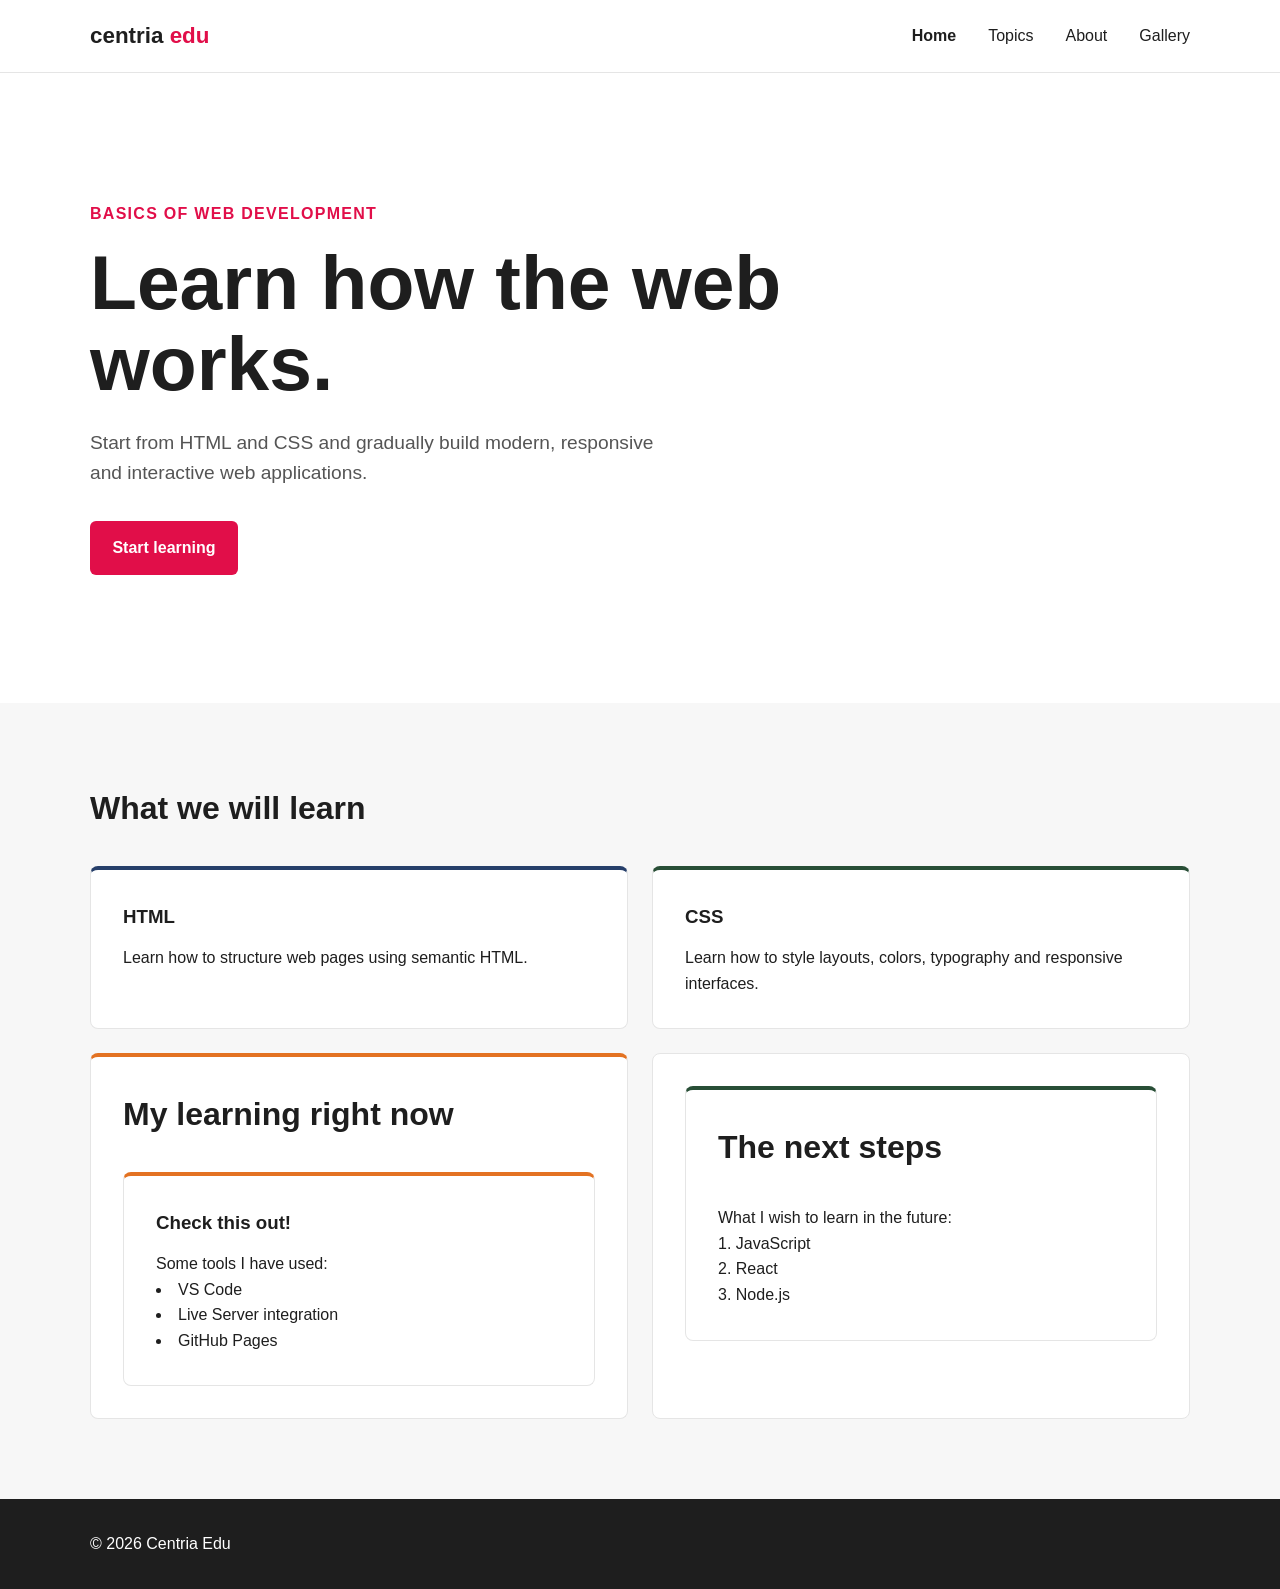
<file: s4/index.html>
<!--
    Centria Edu - Basics of Web Development

    Original author: Ville Heikkiniemi
    Modified by: Joona Vuopala
    Last modified: 2026-10-10

    Based on the original course template.

     https://joonavuopala.github.io/WebDev-S4-JoonaVuopala/s4
-->

<!DOCTYPE html>
<html lang="en">

<head>
    <meta charset="UTF-8">
    <meta name="viewport" content="width=device-width, initial-scale=1.0">
    <meta name="author" content="Ville Heikkiniemi">
    <link rel="icon" href="favicon.ico">
    <link rel="stylesheet" href="style.css">

    <title>Centria Edu | Basics of Web Development</title>



</head>

<body>

    <header>
        <div class="container">
            <nav>
                <div class="logo">
                    centria <span>edu</span>
                </div>

                <ul>
                    <li><a href="index.html"><strong>Home</strong></a></li>
                    <li><a href="#topics">Topics</a></li>
                    <li><a href="#">About</a></li>
                    <li><a href="gallery.html">Gallery</a></li>
                </ul>
            </nav>
        </div>
    </header>

    <main>

        <section class="hero">
            <div class="container">
                <div class="hero-content">

                    <span class="label">Basics of Web Development</span>

                    <h1>
                        Learn how the web works.
                    </h1>

                    <p>
                        Start from HTML and CSS and gradually build modern,
                        responsive and interactive web applications.
                    </p>

                    <a href="#topics" class="button">
                        Start learning
                    </a>

                </div>
            </div>
        </section>

        <section class="topics" id="topics">
            <div class="container">

                <h2>What we will learn</h2>

                <div class="cards">

                    <article class="card">
                        <h3>HTML</h3>
                        <p>
                            Learn how to structure web pages using semantic HTML.
                        </p>
                    </article>

                    <article class="card">
                        <h3>CSS</h3>
                        <p>
                            Learn how to style layouts, colors, typography and
                            responsive interfaces.
                        </p>
                    </article>

                    <article class="card">
                        <h2>My learning right now</h2>
                        <p>
                        <div class="card">
                            <h3>Check this out!</h3>
                            <p>Some tools I have used:</p>
                            <ul>
                                <li>VS Code</li>
                                <li>Live Server integration</li>
                                <li>GitHub Pages</li>
                            </ul>
                        </div>
                        </p>
                    </article>

                    <article class="card">
                        <p>
                        <div class="card">
                            <h2>The next steps</h2>
                            <p>What I wish to learn in the future:</p>
                            <ol>
                                <li>JavaScript</li>
                                <li>React</li>
                                <li>Node.js</li>
                            </ol>
                        </div>
                        </p>
                    </article>

                </div>
            </div>
        </section>

    </main>

    <footer>
        <div class="container">
            <p>&copy; 2026 Centria Edu</p>
        </div>
    </footer>

</body>

</html>
</file>
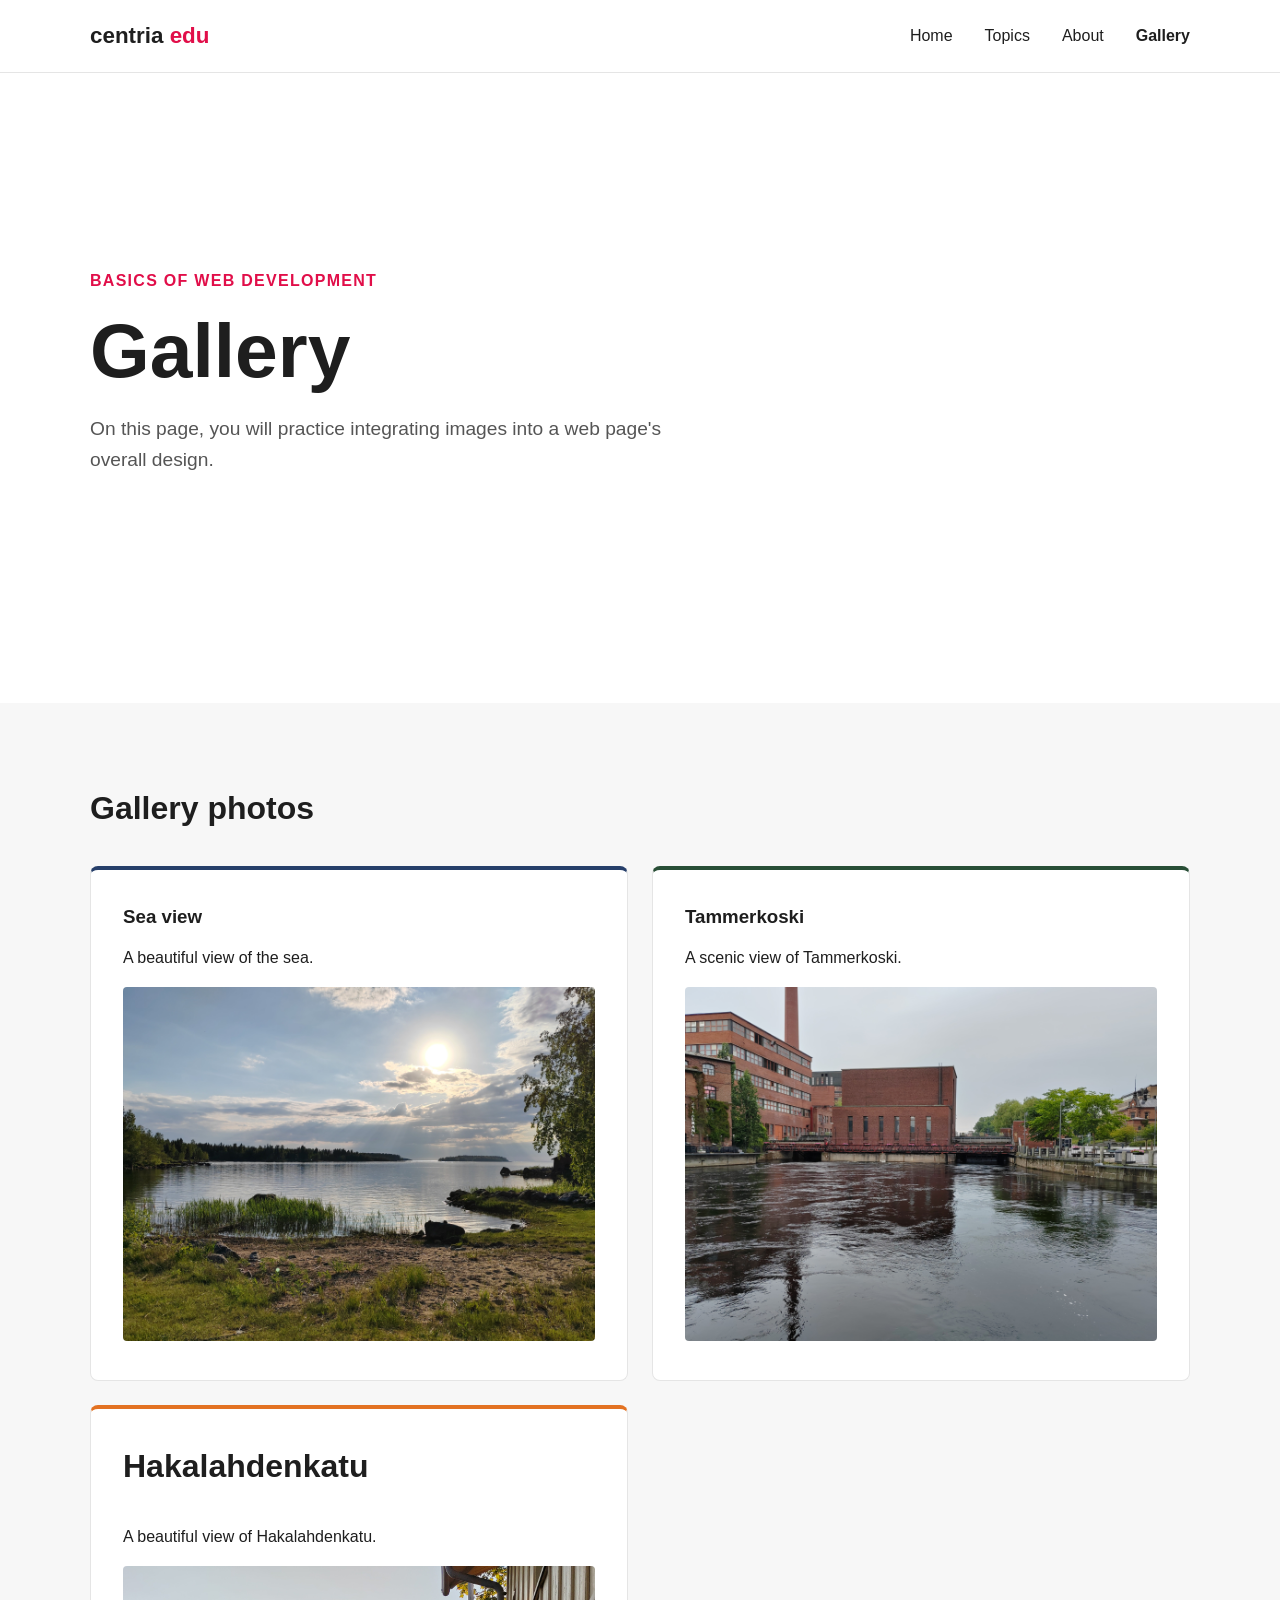
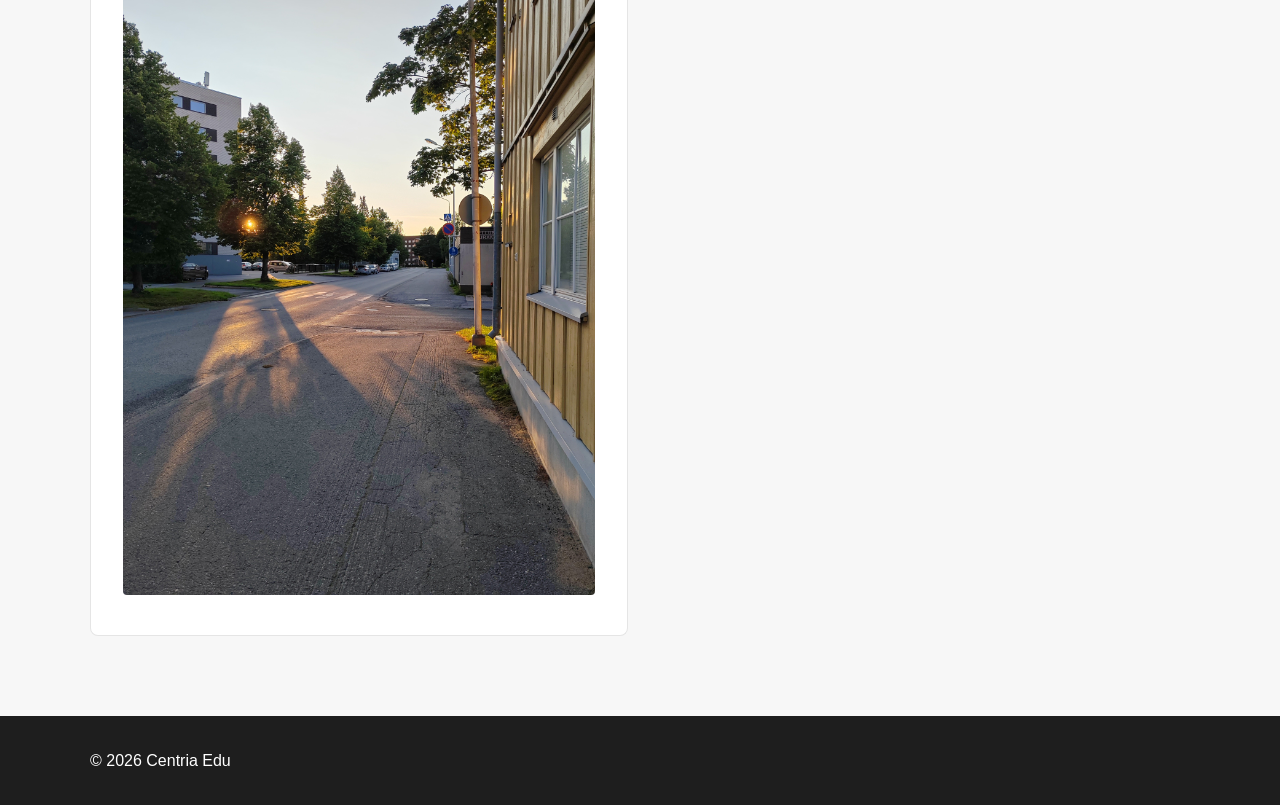
<file: s4/gallery.html>
<!--
    Centria Edu - Basics of Web Development

    Original author: Ville Heikkiniemi
    Modified by: Joona Vuopala
    Last modified: 2026-10-10

    Based on the original course template.
-->

<!DOCTYPE html>
<html lang="en">

<head>
    <meta charset="UTF-8">
    <meta name="viewport" content="width=device-width, initial-scale=1.0">
    <meta name="author" content="Ville Heikkiniemi">
    <link rel="icon" href="favicon.ico">
    <link rel="stylesheet" href="style.css">

    <title>Centria Edu | Basics of Web Development</title>



</head>

<body>

    <header>
        <div class="container">
            <nav>
                <div class="logo">
                    centria <span>edu</span>
                </div>

                <ul>
                    <li><a href="index.html">Home</a></li>
                    <li><a href="#topics">Topics</a></li>
                    <li><a href="#">About</a></li>
                    <li><a href="gallery.html"><strong>Gallery</strong></a></li>
                </ul>
            </nav>
        </div>
    </header>

    <main>

        <section class="hero">
            <div class="container">
                <div class="hero-content">

                    <span class="label">Basics of Web Development</span>

                    <h1>
                        Gallery
                    </h1>

                    <p>
                        On this page, you will practice integrating images into a web page's overall design.
                    </p>


                </div>
            </div>
        </section>

        <section class="topics" id="topics">
            <div class="container">

                <h2>Gallery photos</h2>

                <div class="cards">

                    <article class="card">
                        <h3>Sea view</h3>
                        <p>
                            A beautiful view of the sea.
                        </p>
                        <img src="images/seaview.jpg" alt="A beautiful view of the sea">
                    </article>

                    <article class="card">
                        <h3>Tammerkoski</h3>
                        <p>
                            A scenic view of Tammerkoski.
                        </p>
                        <img src="images/tammerkoski.jpg" alt="A scenic view of Tammerkoski">
                    </article>

                    <article class="card">
                        <h2>Hakalahdenkatu</h2>
                        <p>
                            A beautiful view of Hakalahdenkatu.
                        </p>
                        <img src="images/hakalahdenkatu.jpg" alt="A beautiful view of Hakalahdenkatu">
                    </article>


                </div>
            </div>
        </section>

    </main>

    <footer>
        <div class="container">
            <p>&copy; 2026 Centria Edu</p>
        </div>
    </footer>

</body>

</html>
</file>
<file: s4/style.css>
:root {
    --primary: #e10e49;
    --light: #ffffff;
    --dark: #1e1e1e;
    --blue: #263f6a;
    --green: #284e36;
    --orange: #e37222;
    --rose: #c24d52;
}

* {
    box-sizing: border-box;
    margin: 0;
    padding: 0;
}

body {
    font-family: Arial, Helvetica, sans-serif;
    background-color: var(--light);
    color: var(--dark);
    line-height: 1.6;
}

header {
    border-bottom: 1px solid #e5e5e5;
}

ol,
ul {
    list-style-position: inside;
}

.container {
    width: min(1100px, 90%);
    margin: 0 auto;
}

nav {
    min-height: 72px;
    display: flex;
    justify-content: space-between;
    align-items: center;
}

.logo {
    font-size: 1.4rem;
    font-weight: bold;
    color: var(--dark);
}

.logo span {
    color: var(--primary);
}

nav ul {
    display: flex;
    gap: 2rem;
    list-style: none;
}

nav a {
    color: var(--dark);
    text-decoration: none;
}

nav a:hover {
    color: var(--primary);
}

.hero {
    min-height: 70vh;
    display: flex;
    align-items: center;
}

.hero-content {
    max-width: 700px;
}

.label {
    display: inline-block;
    margin-bottom: 1rem;
    color: var(--primary);
    font-weight: bold;
    text-transform: uppercase;
    letter-spacing: 0.08rem;
}

h1 {
    margin-bottom: 1.5rem;
    font-size: clamp(2.5rem, 6vw, 5rem);
    line-height: 1.05;
}

.hero p {
    max-width: 600px;
    margin-bottom: 2rem;
    font-size: 1.2rem;
    color: #555;
}

.button {
    display: inline-block;
    padding: 0.9rem 1.4rem;
    background-color: var(--primary);
    color: var(--light);
    text-decoration: none;
    border-radius: 6px;
    font-weight: bold;
}

.button:hover {
    background-color: var(--rose);
}

.topics {
    padding: 5rem 0;
    background-color: #f7f7f7;
}

.topics h2 {
    margin-bottom: 2rem;
    font-size: 2rem;
}

.cards {
    display: grid;
    grid-template-columns: repeat(2, 1fr);
    gap: 1.5rem;
}

.card {
    padding: 2rem;
    background-color: var(--light);
    border: 1px solid #e5e5e5;
    border-radius: 8px;
}

.card img {
    width: 100%;
    height: auto;
    margin-top: 1rem;
    border-radius: 4px;
}

.card h3 {
    margin-bottom: 0.8rem;
}

.card:nth-child(1) {
    border-top: 4px solid var(--blue);
}

.card:nth-child(2) {
    border-top: 4px solid var(--green);
}

.card:nth-child(3) {
    border-top: 4px solid var(--orange);
}

footer {
    padding: 2rem 0;
    background-color: var(--dark);
    color: var(--light);
}

@media (max-width: 700px) {
    nav ul {
        display: none;
    }

    .cards {
        grid-template-columns: 1fr;
    }

    .hero {
        min-height: 60vh;
    }
}
</file>
